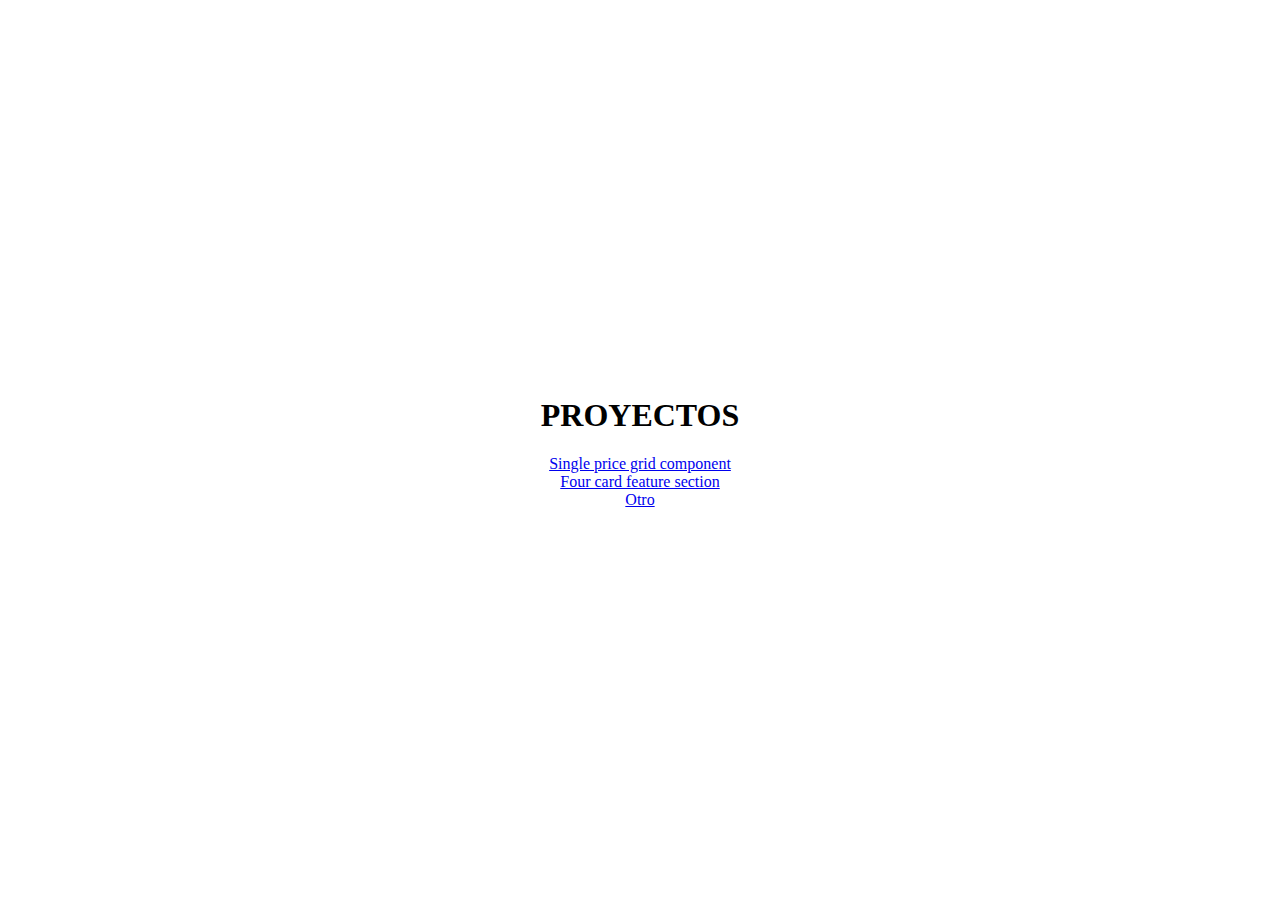
<file: index.html>
<!DOCTYPE html>
<html lang="en">
<head>
    <meta charset="UTF-8">
    <meta name="viewport" content="width=device-width, initial-scale=1.0">
    <title>Proyectos de front-end mentor</title>
    <link rel="stylesheet" href="css/style.css">
</head>
<body>
    <main>
        <div>
            <h1>PROYECTOS</h1>
            <ul>
                <li><a target="_blank" href="single-price-grid-component-master/index.html">Single price grid component</a></li>
                <li><a target="_blank" href="four-card-feature-section-master/index.html">Four card feature section</a></li>
                <li><a target="_blank" href="four-card-feature-section-master/index.html">Otro</a></li>

            </ul>
        </div>
    </main>
</body>
</html>
</file>
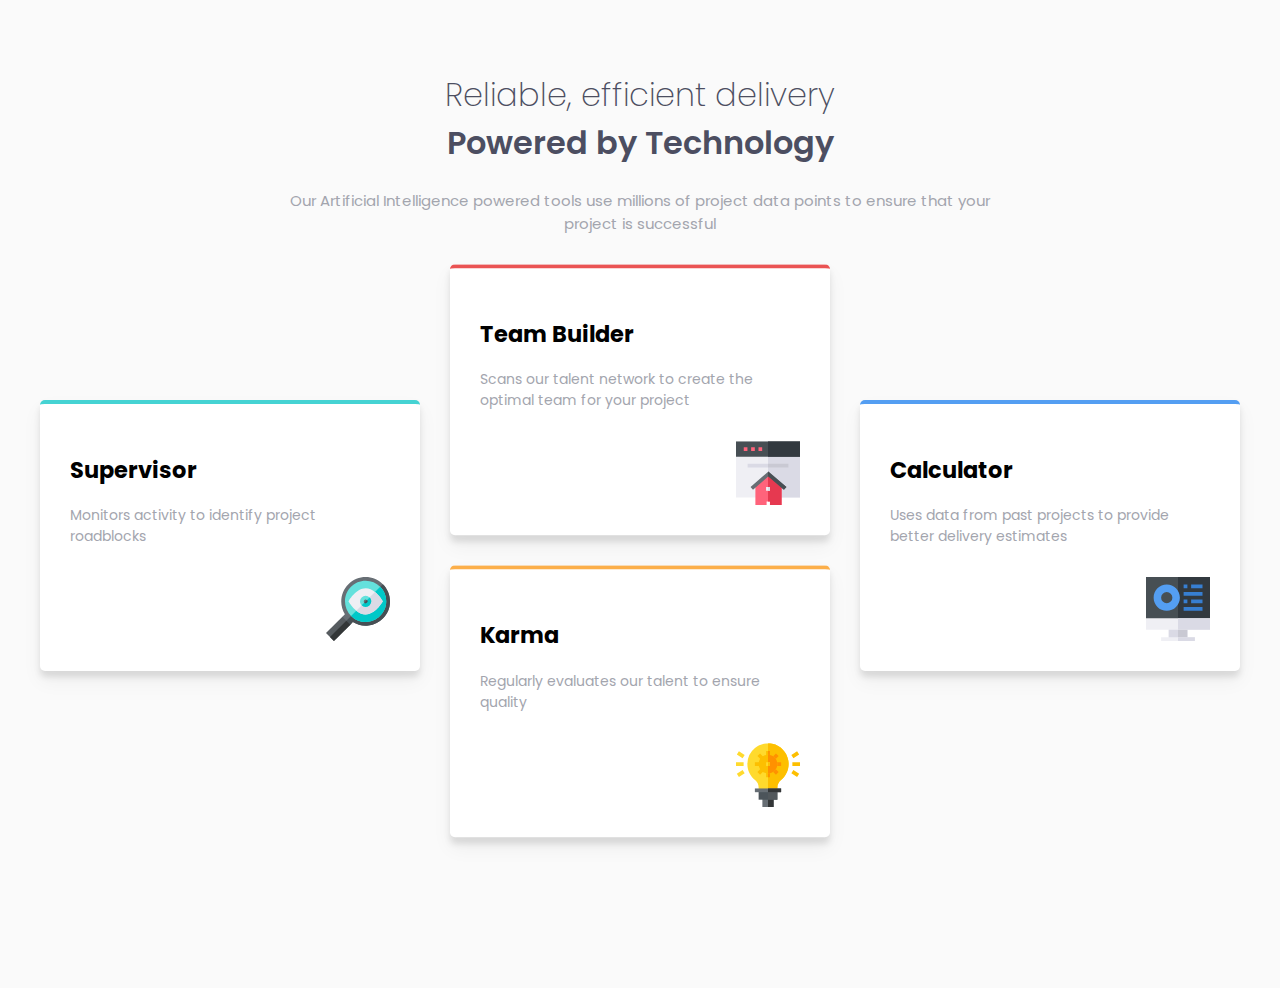
<file: four-card-feature-section-master/index.html>
<!DOCTYPE html>
<html lang="en">
<head>
  <meta charset="UTF-8">
  <meta name="viewport" content="width=device-width, initial-scale=1.0"> <!-- displays site properly based on user's device -->

  <link rel="icon" type="image/png" sizes="32x32" href="./images/favicon-32x32.png">
  
  <title>Frontend Mentor | Four card feature section</title>
  <link href="https://fonts.googleapis.com/css2?family=Poppins:wght@200;400;600&display=swap" rel="stylesheet">
  <link rel="stylesheet" href="css/style.css">
  <!-- Feel free to remove these styles or customise in your own stylesheet 👍 -->
</head>
<body>
  <main>
    <header>
    <h1>
      Reliable, efficient delivery
      <span>Powered by Technology</span>
    </h1>
    <p>
      Our Artificial Intelligence powered tools use millions of project data points 
      to ensure that your project is successful
    </p>
  </header>
    <section class="container">
      <div class="box box-cyan">
        <h2>Supervisor</h2>
        <p>Monitors activity to identify project roadblocks</p>
        <img src="images/icon-supervisor.svg" alt="Supervisor">
      </div>
      <div class="box box-red box-50">
        <h2>Team Builder</h2>
        <p>Scans our talent network to create the optimal team for your project</p>
        <img src="images/icon-team-builder.svg" alt="Team-builder">
      </div>
      <div class="box box-blue">
        <h2>Calculator</h2>
        <p>Uses data from past projects to provide better delivery estimates</p>
        <img src="images/icon-calculator.svg" alt="Calculator">
      </div>
      <div class="box box-orange box-50">
        <h2>Karma</h2>
        <p>Regularly evaluates our talent to ensure quality</p>
        <img src="images/icon-karma.svg" alt="Karma">
      </div>
    </section>
  </main>
 
</body>
</html>
</file>
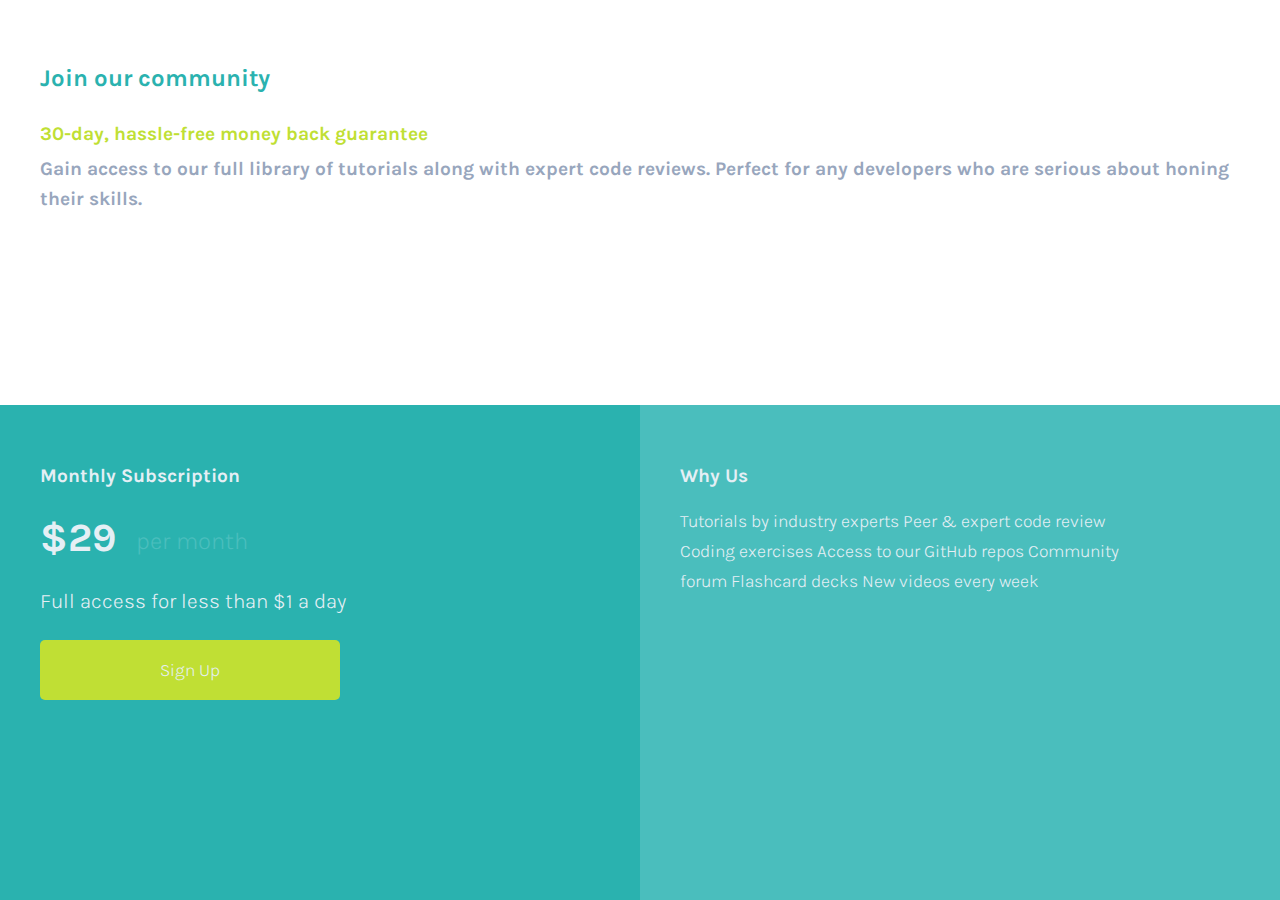
<file: single-price-grid-component-master/index.html>
<!DOCTYPE html>
<html lang="en">
<head>
  <meta charset="UTF-8">
  <meta name="viewport" content="width=device-width, initial-scale=1.0"> <!-- displays site properly based on user's device -->

  <link rel="icon" type="image/png" sizes="32x32" href="./images/favicon-32x32.png">
  
  <title>Frontend Mentor | Single Price Grid Component</title>
  <link href="https://fonts.googleapis.com/css2?family=Karla:wght@400;700&display=swap" rel="stylesheet">

  <link rel="stylesheet" href="css/style.css">

  <!-- Feel free to remove these styles or customise in your own stylesheet 👍 -->
 
</head>
<body>

  <section class="info">
    <h3>Join our community</h3>
    <h4>30-day, hassle-free money back guarantee</h4>
    <p>Gain access to our full library of tutorials along with expert code reviews. 
      Perfect for any developers who are serious about honing their skills.</p>
  </section> 
  <section class="subscription">
    <div class="price-sub">
      <h3>Monthly Subscription</h3>
      <h1>&dollar;29<span>per month</span></h1>
      <h4>Full access for less than &dollar;1 a day</h4>
      <button>Sign Up</button>
    </div>
    <div class="info-sub">
      <h3> Why Us</h3>
      <p>
        Tutorials by industry experts
        Peer &amp; expert code review
        Coding exercises
        Access to our GitHub repos
        Community forum
        Flashcard decks
        New videos every week</p>
    </div>

  </section>
  <!-- <footer>
    <p class="attribution">
      Challenge by <a href="https://www.frontendmentor.io?ref=challenge" target="_blank">Frontend Mentor</a>. 
      Coded by <a href="#">Your Name Here</a>.
    </p>
  </footer> -->
</body>
</html>
</file>
<file: css/style.css>
body{
    margin: 0;
    padding: 0;
}
main{
    width: 100%;
    min-height: 100vh;
    display: flex;
    justify-content: center;
    align-items: center;
    text-align: center;
}
ul{
    padding: 0;
    list-style: none;
}
</file>
<file: four-card-feature-section-master/css/style.css>
:root{
    --red:hsl(0, 78%, 62%);
    --cyan:hsl(180, 62%, 55%);
    --orange:hsl(34, 97%, 64%);
    --blue: hsl(212, 86%, 64%);
    --veryDarkBlue: hsl(234, 12%, 34%);
    --grayishBlue: hsl(229, 6%, 66%);
    --veryLightGray: hsl(0, 0%, 98%);
}
body{
    margin: 0;
    padding: 0;
    font-size: 15px;
    font-family: 'Poppins', sans-serif;
    background-color: var(--veryLightGray);
    min-height: 100vh;
    padding-top: 50px;
    box-sizing: border-box;
}
main{
    width: 100%;
    left: auto;
    right: auto;
    box-sizing: border-box;
   
}
main h1{
    font-size: 2rem;
    text-align: center;
    font-weight: 200;
    color: var(--veryDarkBlue);
}
main h1>span{
    display: block;
    font-weight: 600;
}
main p{
    max-width: calc(1440px/2);
    width: 95%;
    text-align: center;
    margin-left: auto;
    margin-right: auto;
    color: var(--grayishBlue);
}
.container{
    display: flex;
    flex-wrap: wrap;
    width: 100%;
    max-width: 1230px;
    margin:0 auto;
    justify-content: center;
    margin-top: 150px;
    
}
.container .box{
 background-color: #ffffff;
 width: 320px;
 margin: 15px;
 padding:30px;
 box-shadow: 0 10px 20px rgba(0,0,0,0.05), 0 6px 6px rgba(0,0,0,0.1);
 border-radius: 5px;
}
.container .box p{
    text-align: left;
    margin: 10px 0 30px;
    font-size: 14px;
}
.container .box img{
    display: block;
    margin-left: auto;
}
.box-blue{
    border-top: 4px solid var(--blue);
}
.box-cyan{
    border-top: 4px solid var(--cyan);
}
.box-red{
    border-top: 4px solid var(--red);
}
.box-orange{
    border-top: 4px solid var(--orange);
}
.box-50{
    transform: translateY(-50%);
}
@media (max-width:560px){
    .container{
        
        margin-top: 50px;
        
    }
    .box-50{
        transform: translateY(0);
    }
}
</file>
<file: single-price-grid-component-master/css/style.css>
:root{
    --cyan:hsl(179, 62%, 43%);
    --bright-yellow:hsl(71, 73%, 54%);
    --light-gray:hsl(204, 43%, 93%);
    --grayish-blue:hsl(218, 22%, 67%);
    --blue:rgba(74,190,189,1);
}
body{
    font-size: 16px;
    margin:0;
    padding: 0;
    font-family: 'Karla', sans-serif;
    
}
p{
    color: var(--grayish-blue);
    font-size: 1.2rem;
    font-weight: bold;
    line-height: 30px;
}
.info{
    width: 100%;
    max-width: 1440px;
    padding: 40px;
    box-sizing: border-box;
    height: 45vh;
}
.info h3{
    color: var(--cyan);
    font-size: 1.5rem;
    margin-bottom: 30px;
}
.info h4{
    color: var(--bright-yellow);
    font-size: 1.2rem;
    margin-bottom: -10px;
}
.subscription{
    width: 100%;
    max-width: 1440px;
    display: flex;
    justify-content: center;
    height: 55vh;
    align-items: center;
    box-sizing: border-box;
}
.subscription h3{
    color: var(--light-gray);
    font-size: 1.2rem;
}
.subscription .price-sub{
    width: 50%;
    background-color: var(--cyan);
    height: 100%;
    padding: 40px;
    box-sizing: border-box;
}
.subscription .info-sub{
    width: 50%;
    background-color: var(--blue);
    height: 100%;
    padding: 40px;
    box-sizing: border-box;
}
.subscription .price-sub h1{
    font-size: 2.5rem;
    color: var(--light-gray);
}
.subscription .price-sub span{
    font-size: 1.5rem;
    color: var(--blue);
    margin: 20px;
    font-weight: 300;
    vertical-align: middle;
}
.subscription .price-sub h4{
    font-size: 1.3rem;
    color: var(--light-gray);
    font-weight: 300;
}
.subscription .price-sub button{
    background-color: var(--bright-yellow);
    width: 300px;
    border: none;
    padding: 20px 10px;
    border-radius: 5px;
    color: var(--light-gray);
    font-weight: 300;
    font-family: 'Karla', sans-serif;
    font-size: 1.1rem;
}
.subscription .info-sub p{
    font-size: 1.1rem;
    color: var(--light-gray);
    font-weight: 300;
    width: 80%;
}

@media only screen and (max-width:500px){
    .info{
        width: 100%;
        padding: 20px;
        height: auto;
    }
    .subscription{
        width: 100%;
        display: block;
        height:auto;
    }
    .subscription .price-sub{
        width: 100%;
        height: 100%;
        padding: 20px;
    }
    .subscription .info-sub{
        width: 100%;
        height: 100%;
        padding: 20px;
    }

}

/* 


.attribution { font-size: 11px; text-align: center; }
.attribution a { color: hsl(228, 45%, 44%); } */
</file>
